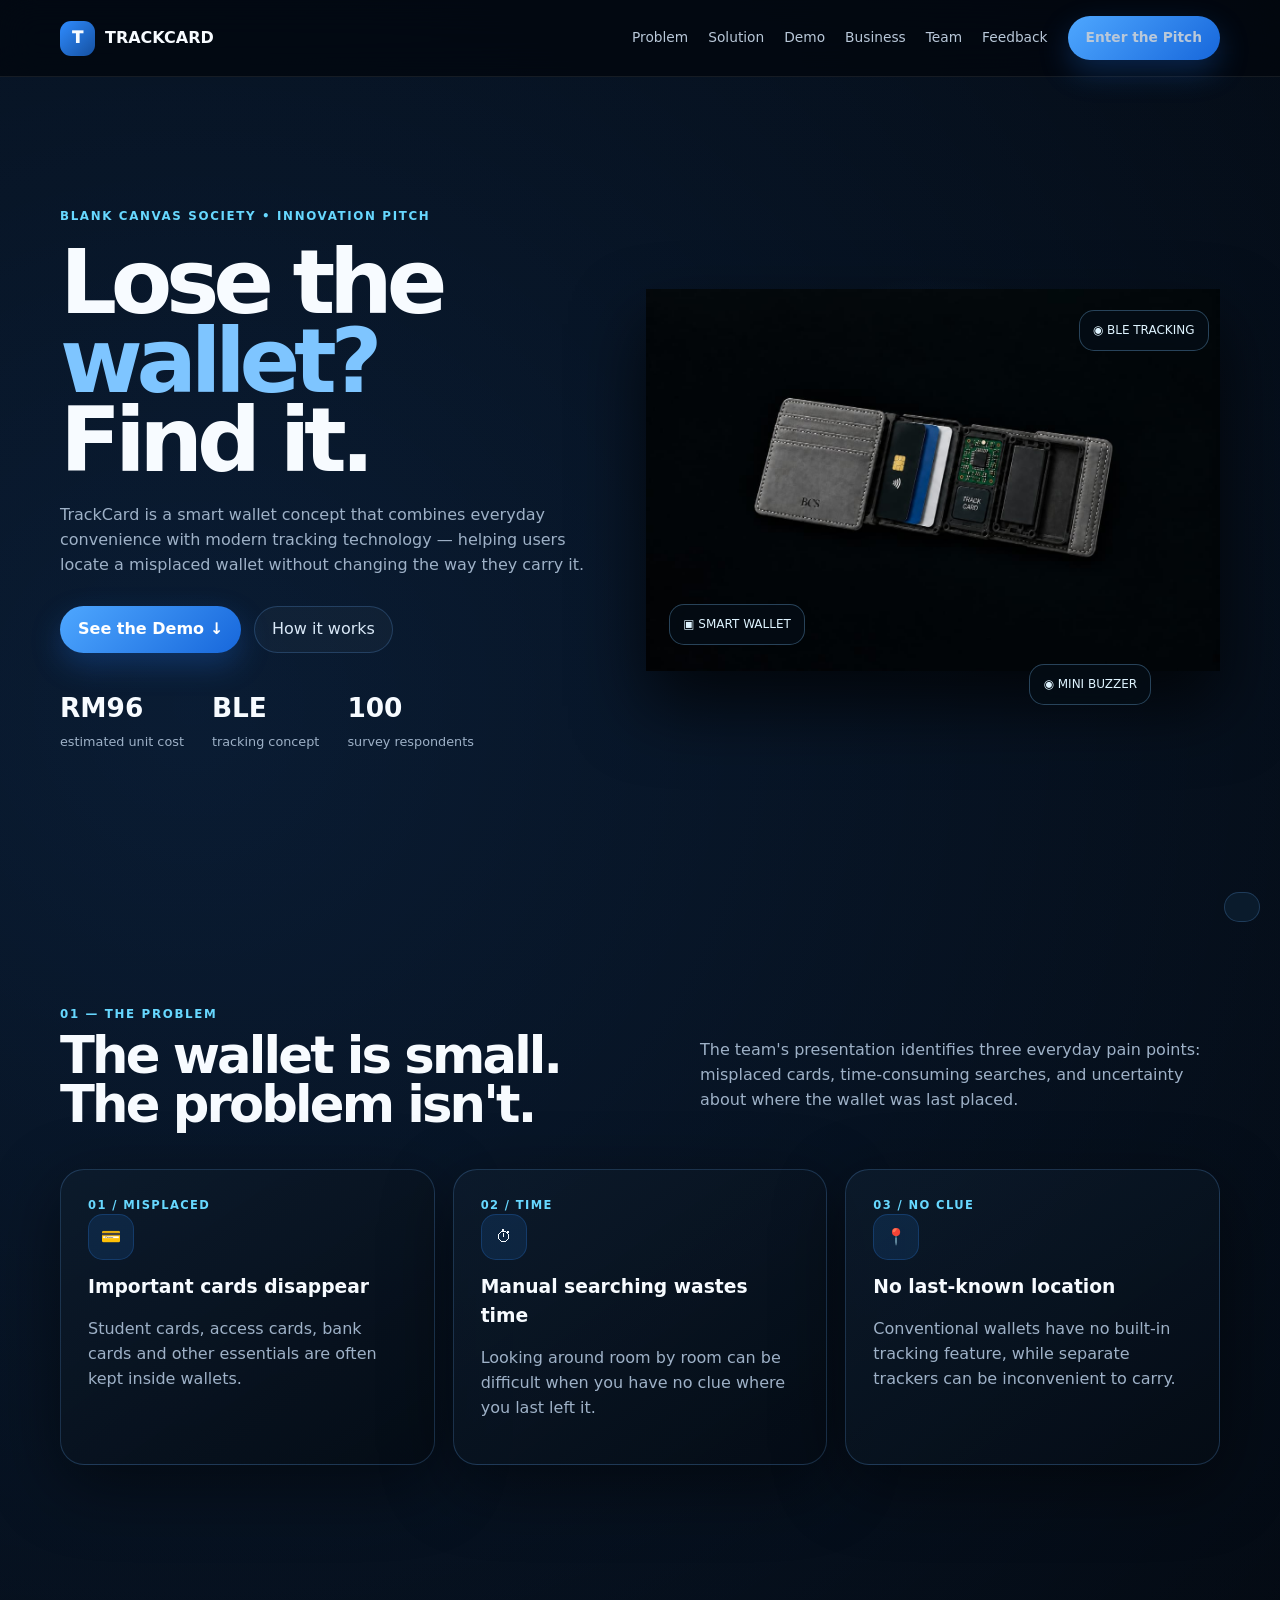
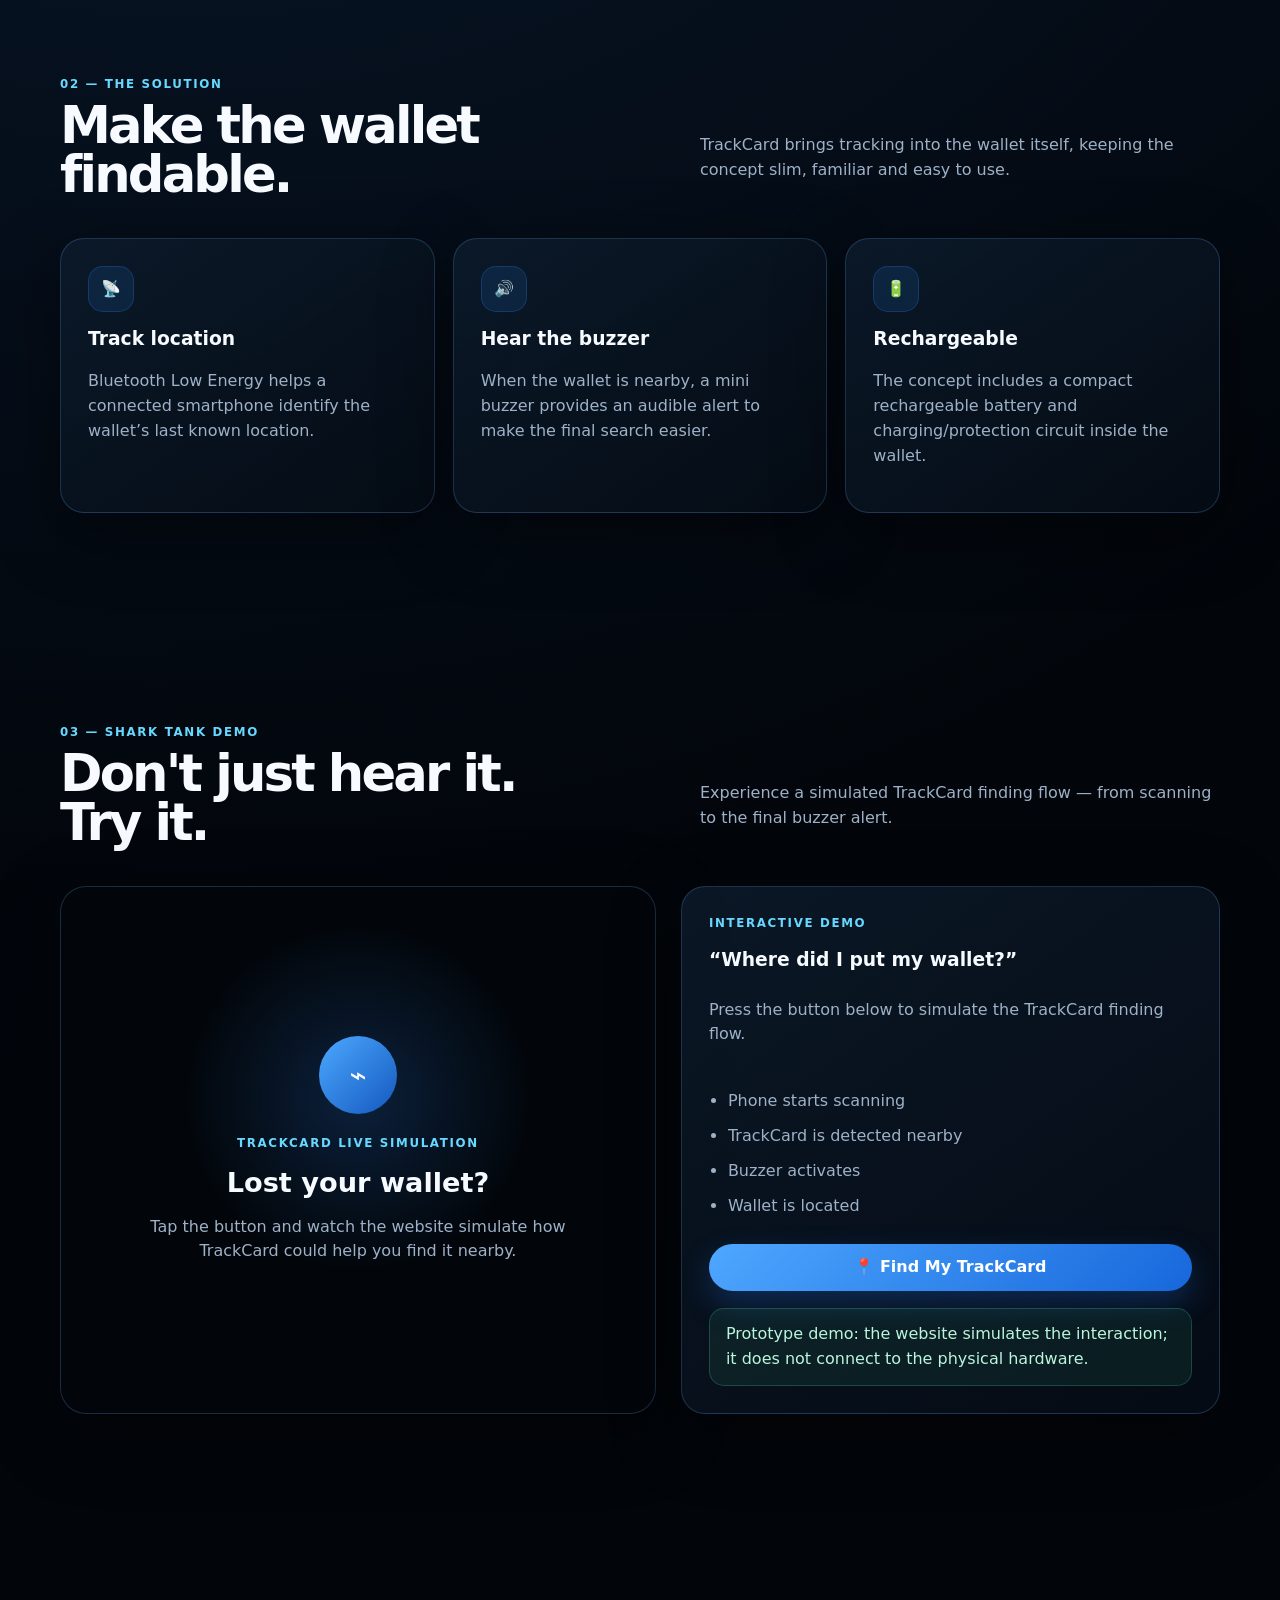
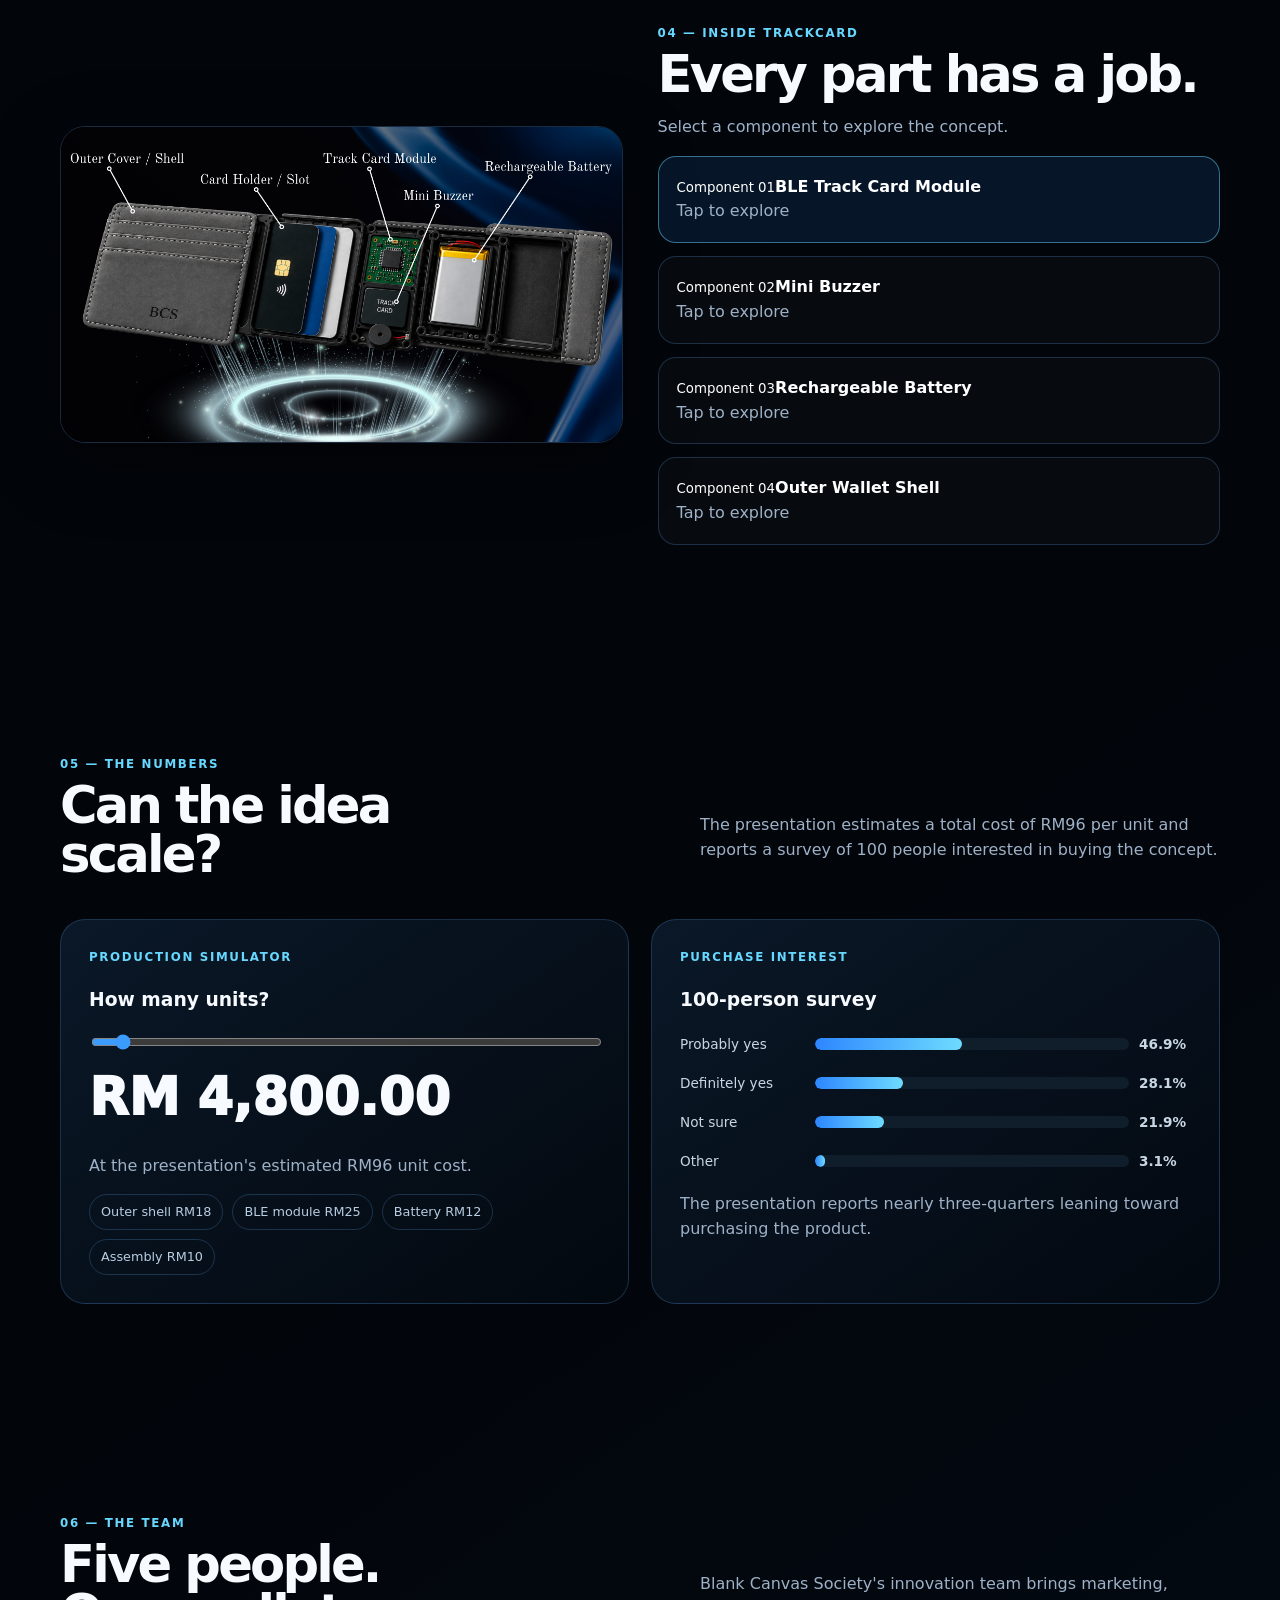
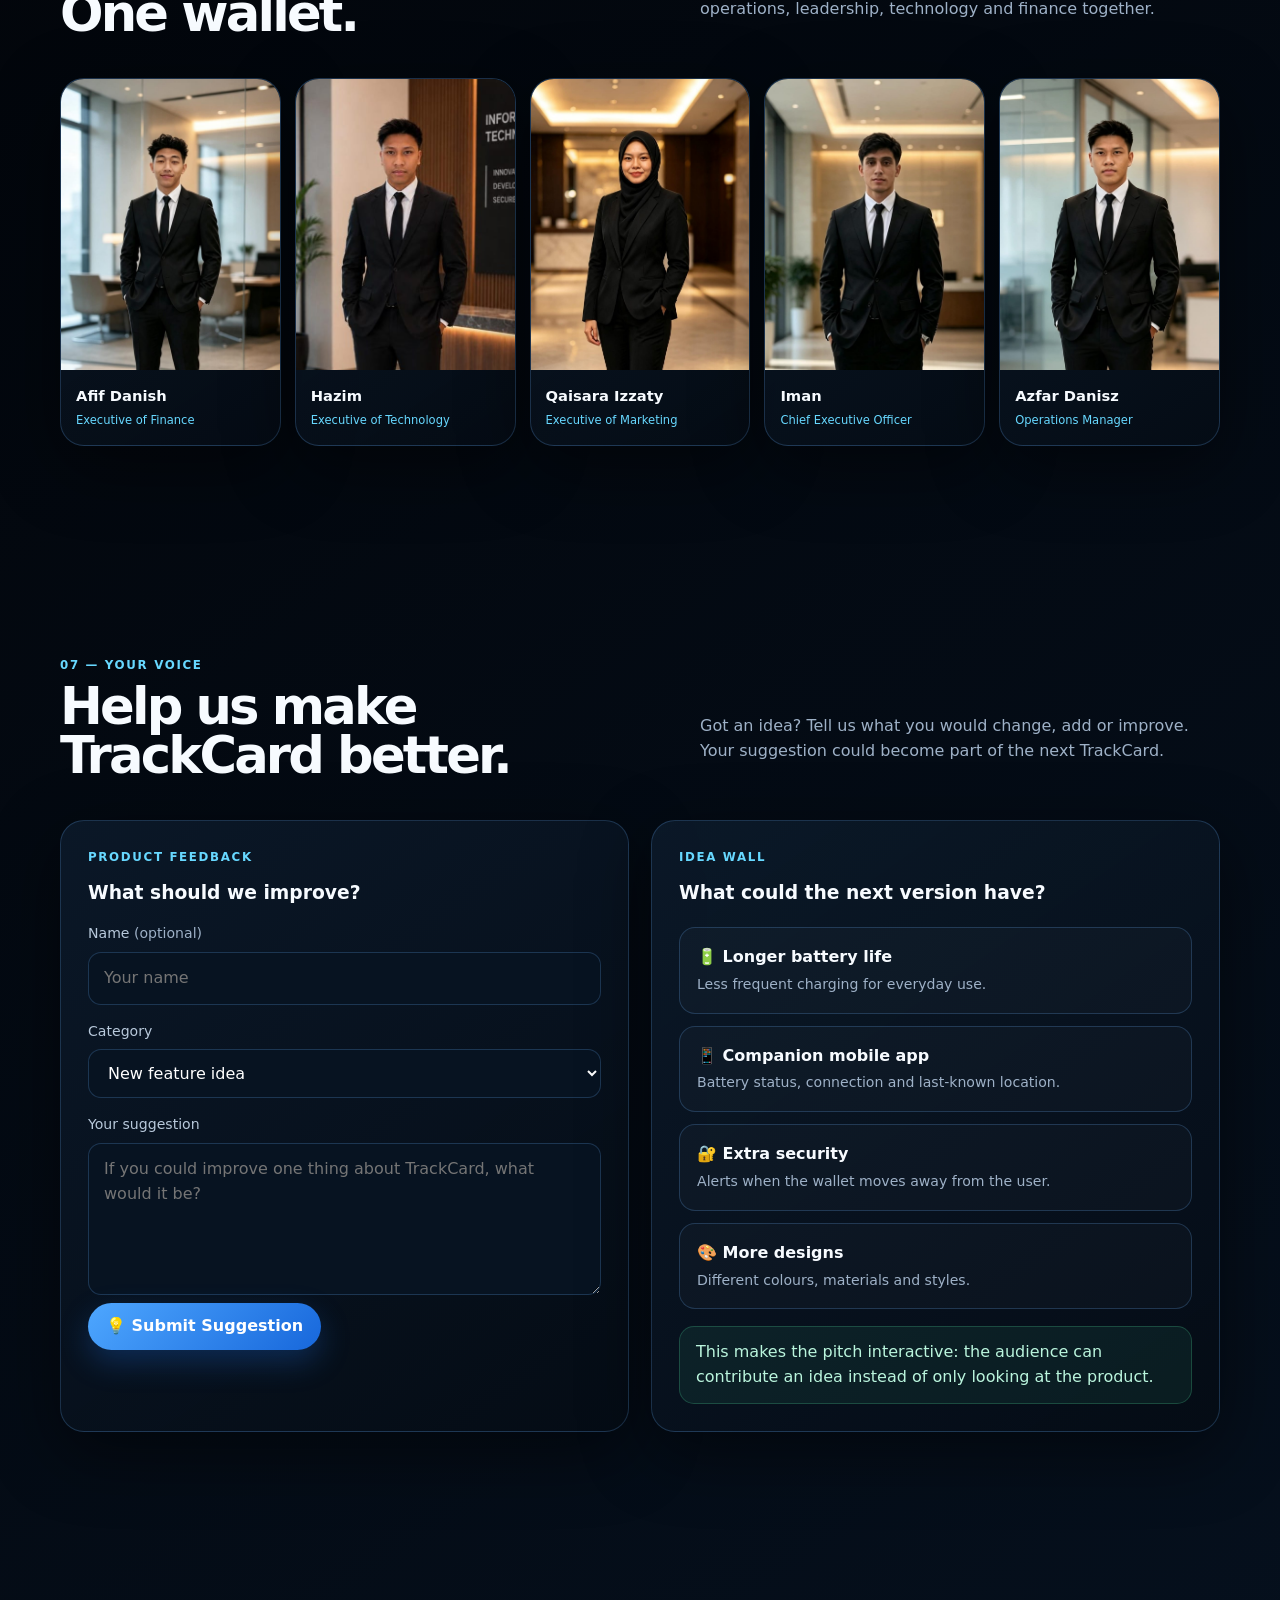
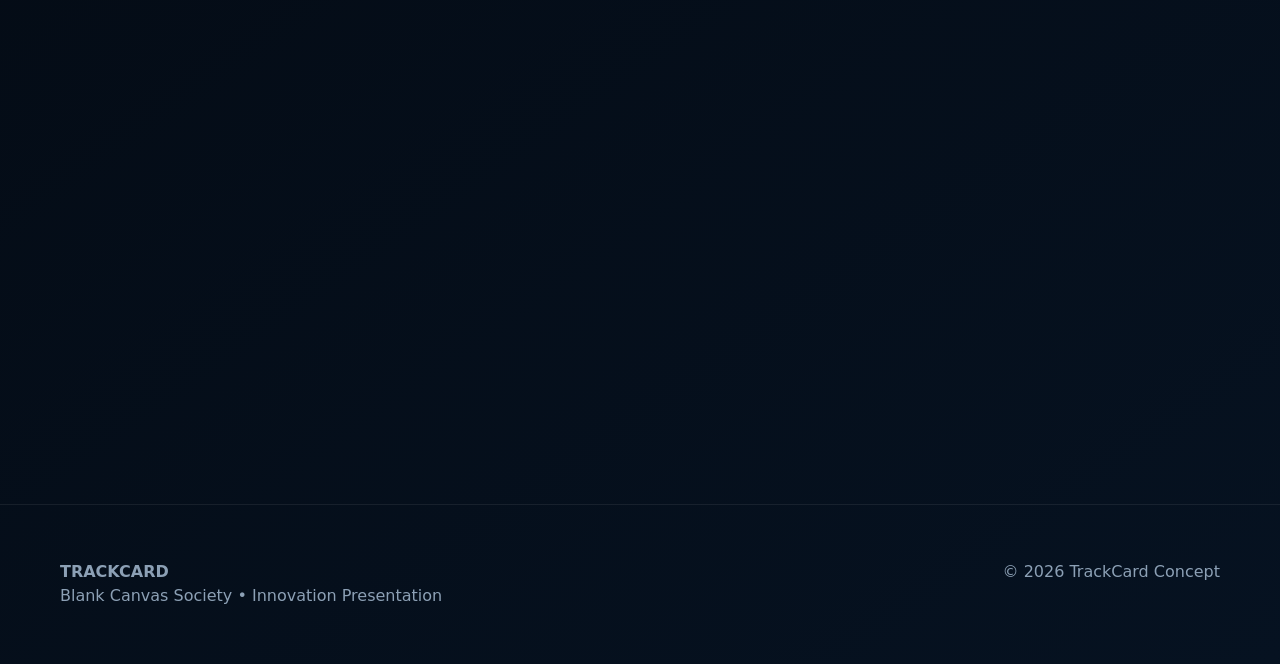
<file: index.html>
<!DOCTYPE html>
<html lang="en">
<head>
<meta charset="UTF-8"><meta name="viewport" content="width=device-width,initial-scale=1">
<title>TrackCard — Never Lose Your Wallet Again</title>
<meta name="description" content="TrackCard — a smart wallet concept combining everyday convenience with Bluetooth tracking technology.">
<link rel="stylesheet" href="styles.css">
</head>
<body>
<header class="topbar"><div class="container nav">
<a class="brand" href="index.html"><span class="brand-mark"></span>TRACKCARD</a>
<nav class="navlinks"><a href="#problem">Problem</a><a href="#solution">Solution</a><a href="#demo">Demo</a><a href="#business">Business</a><a href="#team">Team</a><a href="#feedback">Feedback</a><a class="nav-cta" href="#pitch">Enter the Pitch</a></nav>
<button class="menu" aria-label="Open menu">☰</button>
</div></header>

<main>
<section class="hero">
<div class="container hero-grid">
<div class="reveal">
<div class="eyebrow">Blank Canvas Society • Innovation Pitch</div>
<h1>Lose the <span>wallet?</span><br>Find it.</h1>
<p>TrackCard is a smart wallet concept that combines everyday convenience with modern tracking technology — helping users locate a misplaced wallet without changing the way they carry it.</p>
<div class="hero-actions"><a class="primary" href="#demo">See the Demo ↓</a><a class="secondary" href="#solution">How it works</a></div>
<div class="stats"><div class="stat"><strong>RM96</strong><span>estimated unit cost</span></div><div class="stat"><strong>BLE</strong><span>tracking concept</span></div><div class="stat"><strong>100</strong><span>survey respondents</span></div></div>
</div>
<div class="product-stage reveal">
<img class="product-image" src="assets/trackcard-open.jpeg" alt="TrackCard wallet opened showing cards and tracking module">
<div class="floating-tag tag1">◉ BLE TRACKING</div><div class="floating-tag tag2">▣ SMART WALLET</div><div class="floating-tag tag3">◉ MINI BUZZER</div>
</div>
</div>
</section>

<section id="problem" class="problem">
<div class="container">
<div class="section-head reveal"><div><div class="kicker">01 — The Problem</div><h2>The wallet is small.<br>The problem isn't.</h2></div><p>The team's presentation identifies three everyday pain points: misplaced cards, time-consuming searches, and uncertainty about where the wallet was last placed.</p></div>
<div class="grid3">
<div class="card problem-card reveal"><div class="problem-number">01 / MISPLACED</div><div class="icon">💳</div><h3>Important cards disappear</h3><p>Student cards, access cards, bank cards and other essentials are often kept inside wallets.</p></div>
<div class="card problem-card reveal"><div class="problem-number">02 / TIME</div><div class="icon">⏱</div><h3>Manual searching wastes time</h3><p>Looking around room by room can be difficult when you have no clue where you last left it.</p></div>
<div class="card problem-card reveal"><div class="problem-number">03 / NO CLUE</div><div class="icon">📍</div><h3>No last-known location</h3><p>Conventional wallets have no built-in tracking feature, while separate trackers can be inconvenient to carry.</p></div>
</div>
</div>
</section>

<section id="solution">
<div class="container">
<div class="section-head reveal"><div><div class="kicker">02 — The Solution</div><h2>Make the wallet<br>findable.</h2></div><p>TrackCard brings tracking into the wallet itself, keeping the concept slim, familiar and easy to use.</p></div>
<div class="grid3">
<div class="card reveal"><div class="icon">📡</div><h3>Track location</h3><p>Bluetooth Low Energy helps a connected smartphone identify the wallet’s last known location.</p></div>
<div class="card reveal"><div class="icon">🔊</div><h3>Hear the buzzer</h3><p>When the wallet is nearby, a mini buzzer provides an audible alert to make the final search easier.</p></div>
<div class="card reveal"><div class="icon">🔋</div><h3>Rechargeable</h3><p>The concept includes a compact rechargeable battery and charging/protection circuit inside the wallet.</p></div>
</div>
</div>
</section>

<section id="demo">
<div class="container">
<div class="section-head reveal"><div><div class="kicker">03 — Shark Tank Demo</div><h2>Don't just hear it.<br>Try it.</h2></div><p>Experience a simulated TrackCard finding flow — from scanning to the final buzzer alert.</p></div>
<div class="demo">
<div class="video-placeholder reveal" style="min-height:390px;border-radius:26px;border:1px solid var(--line);background:radial-gradient(circle at 50% 40%,rgba(47,140,255,.2),transparent 40%),#02060b;box-shadow:var(--shadow);display:grid;place-items:center;text-align:center;padding:35px">
<div>
<div class="play">⌁</div>
<div class="eyebrow" style="margin-top:20px">TRACKCARD LIVE SIMULATION</div>
<h3 style="font-size:1.7rem;margin:10px 0">Lost your wallet?</h3>
<p style="color:var(--muted);max-width:420px;margin:auto">Tap the button and watch the website simulate how TrackCard could help you find it nearby.</p>
</div>
</div>
<div class="demo-copy card reveal">
<div class="eyebrow">INTERACTIVE DEMO</div><h3>“Where did I put my wallet?”</h3>
<p>Press the button below to simulate the TrackCard finding flow.</p>
<ul><li>Phone starts scanning</li><li>TrackCard is detected nearby</li><li>Buzzer activates</li><li>Wallet is located</li></ul>
<button id="locateBtn" class="primary">📍 Find My TrackCard</button>
<div class="notice">Prototype demo: the website simulates the interaction; it does not connect to the physical hardware.</div>
</div>
</div>
</div>
</section>

<section>
<div class="container explode">
<div class="reveal"><img src="assets/exploded-view.png" alt="TrackCard exploded component diagram from the presentation"></div>
<div class="reveal">
<div class="kicker">04 — Inside TrackCard</div><h2>Every part has a job.</h2>
<p id="feature-text" style="color:var(--muted)">Select a component to explore the concept.</p>
<div class="hotspots">
<button class="hotspot active" data-feature="track"><small>Component 01</small><strong id="feature-title">BLE Track Card Module</strong><br><span style="color:var(--muted)">Tap to explore</span></button>
<button class="hotspot" data-feature="buzzer"><small>Component 02</small><strong>Mini Buzzer</strong><br><span style="color:var(--muted)">Tap to explore</span></button>
<button class="hotspot" data-feature="battery"><small>Component 03</small><strong>Rechargeable Battery</strong><br><span style="color:var(--muted)">Tap to explore</span></button>
<button class="hotspot" data-feature="shell"><small>Component 04</small><strong>Outer Wallet Shell</strong><br><span style="color:var(--muted)">Tap to explore</span></button>
</div>
</div>
</div>
</section>

<section id="business">
<div class="container">
<div class="section-head reveal"><div><div class="kicker">05 — The Numbers</div><h2>Can the idea<br>scale?</h2></div><p>The presentation estimates a total cost of RM96 per unit and reports a survey of 100 people interested in buying the concept.</p></div>
<div class="calculator">
<div class="calc-box reveal"><div class="kicker">Production simulator</div><h3>How many units?</h3><input id="people" class="range" type="range" min="1" max="1000" value="50"><div class="calc-value" id="total" data-price="96">RM 4,800.00</div><p style="color:var(--muted)">At the presentation's estimated RM96 unit cost.</p><div class="pill-row"><span class="pill">Outer shell RM18</span><span class="pill">BLE module RM25</span><span class="pill">Battery RM12</span><span class="pill">Assembly RM10</span></div></div>
<div class="calc-box reveal"><div class="kicker">Purchase interest</div><h3>100-person survey</h3><div class="chart">
<div class="bar-row"><span>Probably yes</span><div class="bar-bg"><div class="bar" style="width:46.9%"></div></div><strong>46.9%</strong></div>
<div class="bar-row"><span>Definitely yes</span><div class="bar-bg"><div class="bar" style="width:28.1%"></div></div><strong>28.1%</strong></div>
<div class="bar-row"><span>Not sure</span><div class="bar-bg"><div class="bar" style="width:21.9%"></div></div><strong>21.9%</strong></div>
<div class="bar-row"><span>Other</span><div class="bar-bg"><div class="bar" style="width:3.1%"></div></div><strong>3.1%</strong></div>
</div><p style="color:var(--muted);margin-top:20px">The presentation reports nearly three-quarters leaning toward purchasing the product.</p></div>
</div>
</div>
</section>

<section id="team">
<div class="container">
<div class="section-head reveal"><div><div class="kicker">06 — The Team</div><h2>Five people.<br>One wallet.</h2></div><p>Blank Canvas Society's innovation team brings marketing, operations, leadership, technology and finance together.</p></div>
<div class="team-grid">
<div class="card team-card reveal"><img src="assets/afif.jpg" alt="Afif Danish"><div class="team-info"><h3>Afif Danish</h3><p>Executive of Finance</p></div></div>
<div class="card team-card reveal"><img src="assets/hazim.jpg" alt="Hazim"><div class="team-info"><h3>Hazim</h3><p>Executive of Technology</p></div></div>
<div class="card team-card reveal"><img src="assets/qaisara.jpg" alt="Qaisara Izzaty"><div class="team-info"><h3>Qaisara Izzaty</h3><p>Executive of Marketing</p></div></div>
<div class="card team-card reveal"><img src="assets/iman.jpg" alt="Iman"><div class="team-info"><h3>Iman</h3><p>Chief Executive Officer</p></div></div>
<div class="card team-card reveal"><img src="assets/azfar.jpg" alt="Azfar Danisz"><div class="team-info"><h3>Azfar Danisz</h3><p>Operations Manager</p></div></div>
</div>
</div></section>


<section id="feedback">
<div class="container">
<div class="section-head reveal">
  <div><div class="kicker">07 — YOUR VOICE</div><h2>Help us make<br>TrackCard better.</h2></div>
  <p>Got an idea? Tell us what you would change, add or improve. Your suggestion could become part of the next TrackCard.</p>
</div>
<div class="feedback-grid">
  <div class="feedback-form card reveal">
    <div class="kicker">PRODUCT FEEDBACK</div>
    <h3>What should we improve?</h3>
    <form id="feedbackForm">
      <label>Name <span>(optional)</span></label>
      <input id="feedbackName" type="text" placeholder="Your name">
      <label>Category</label>
      <select id="feedbackType">
        <option>New feature idea</option>
        <option>Design improvement</option>
        <option>Tracking improvement</option>
        <option>Battery improvement</option>
        <option>Price / affordability</option>
        <option>Other</option>
      </select>
      <label>Your suggestion</label>
      <textarea id="feedbackMessage" rows="5" required placeholder="If you could improve one thing about TrackCard, what would it be?"></textarea>
      <button class="primary" type="submit">💡 Submit Suggestion</button>
      <div id="feedbackSuccess" class="notice" style="display:none">Thank you! Your suggestion has been recorded for this demo.</div>
    </form>
  </div>
  <div class="feedback-side card reveal">
    <div class="kicker">IDEA WALL</div>
    <h3>What could the next version have?</h3>
    <div class="idea-list">
      <div><strong>🔋 Longer battery life</strong><span>Less frequent charging for everyday use.</span></div>
      <div><strong>📱 Companion mobile app</strong><span>Battery status, connection and last-known location.</span></div>
      <div><strong>🔐 Extra security</strong><span>Alerts when the wallet moves away from the user.</span></div>
      <div><strong>🎨 More designs</strong><span>Different colours, materials and styles.</span></div>
    </div>
    <div class="notice">This makes the pitch interactive: the audience can contribute an idea instead of only looking at the product.</div>
  </div>
</div>
</div>
</section>

<section id="pitch">
<div class="container">
<div class="pitch reveal"><div class="pitch-grid">
<div><div class="kicker">08 — The Ask</div><h2>Would you invest<br>in never losing it?</h2><p style="color:var(--muted);font-size:1.08rem">TrackCard is designed around a simple promise: keep the wallet you already carry — but make it easier to find.</p><button id="demoBtn" class="primary">Open Investor Brief</button></div>
<div><div class="pitch-number">RM96</div><p style="color:var(--muted)">estimated cost per unit</p><div class="pill-row"><span class="pill">Smart wallet</span><span class="pill">BLE tracking</span><span class="pill">Mini buzzer</span><span class="pill">Rechargeable</span></div></div>
</div></div>
</div>
</section>
</main>

<footer><div class="container footer-grid"><div><strong>TRACKCARD</strong><br><span>Blank Canvas Society • Innovation Presentation</span></div><div>© <span id="year"></span> TrackCard Concept</div></div></footer>

<div class="modal" id="demoModal"><div class="modal-card"><button class="close" id="closeModal">×</button><div class="kicker">INVESTOR BRIEF</div><h2>TrackCard in one minute.</h2><p style="color:var(--muted)">Problem → smart wallet solution → BLE tracking → nearby buzzer → practical design → estimated RM96 unit cost.</p><div class="notice">Built for the Shark Tank presentation experience. Video source: “Bluetooth Trackers Explained: How to Find Lost Keys, Wallets, and More”. You can replace it later with your own TrackCard prototype video.</div></div></div>
<div class="toast"></div>
<script src="script.js"></script>
</body></html>
</file>
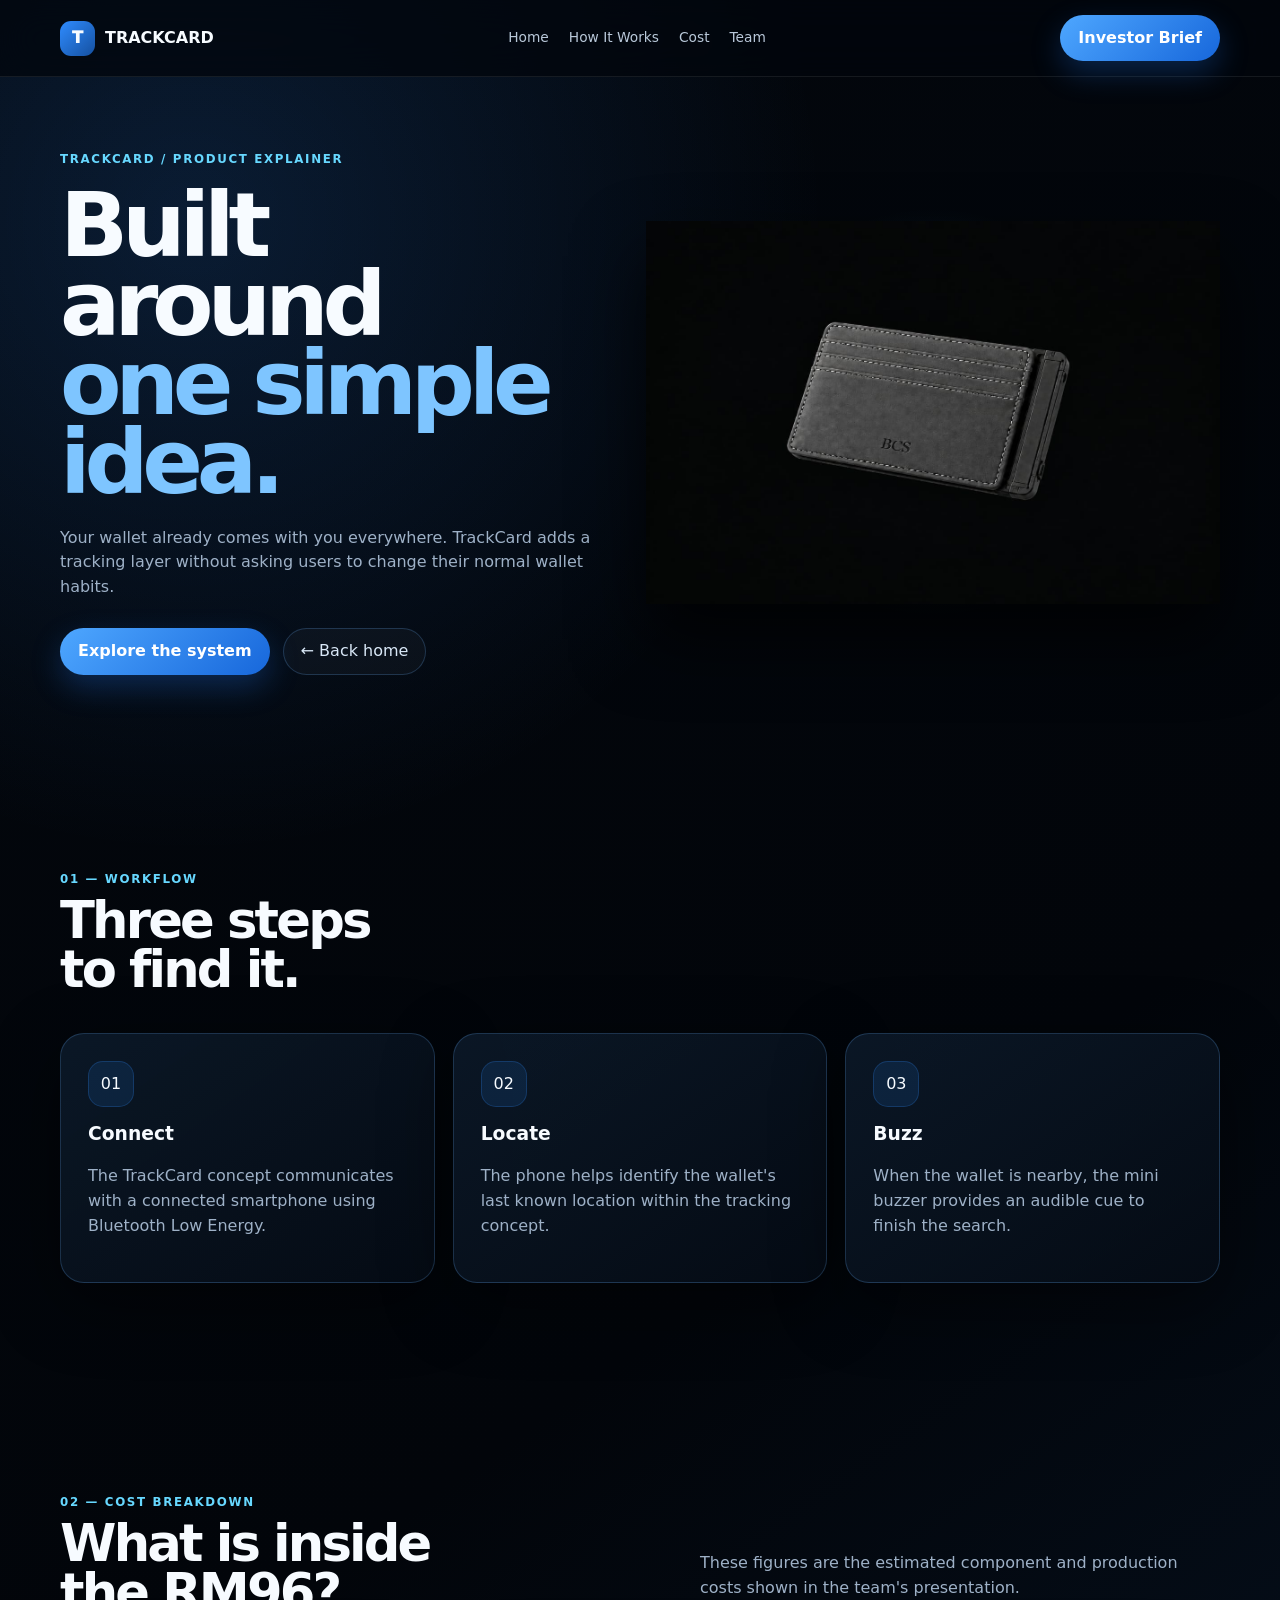
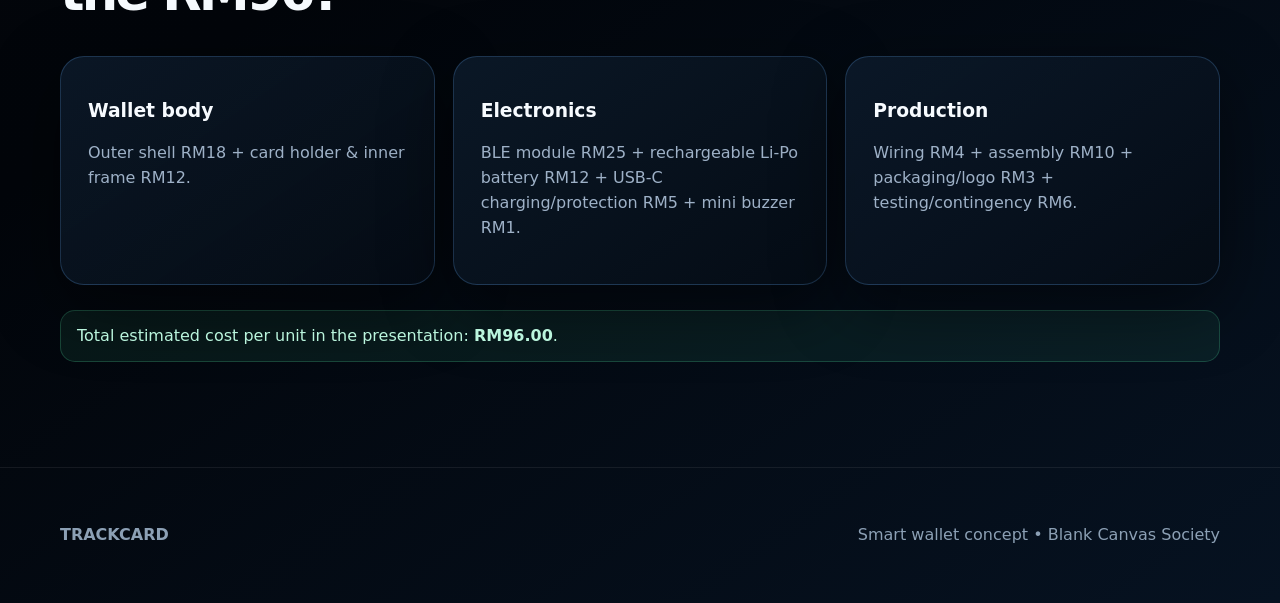
<file: learn.html>
<!DOCTYPE html>
<html lang="en"><head><meta charset="UTF-8"><meta name="viewport" content="width=device-width,initial-scale=1">
<title>TrackCard — How It Works</title><link rel="stylesheet" href="styles.css"></head>
<body>
<header class="topbar"><div class="container nav"><a class="brand" href="index.html"><span class="brand-mark"></span>TRACKCARD</a><nav class="navlinks"><a href="index.html">Home</a><a href="#how">How It Works</a><a href="#cost">Cost</a><a href="index.html#team">Team</a></nav><a class="nav-cta" href="index.html#pitch">Investor Brief</a></div></header>
<main>
<section class="hero" style="min-height:70vh"><div class="container hero-grid"><div class="reveal"><div class="eyebrow">TrackCard / Product Explainer</div><h1>Built around<br><span>one simple idea.</span></h1><p>Your wallet already comes with you everywhere. TrackCard adds a tracking layer without asking users to change their normal wallet habits.</p><div class="hero-actions"><a class="primary" href="#how">Explore the system</a><a class="secondary" href="index.html">← Back home</a></div></div><div class="product-stage reveal"><img class="product-image" src="assets/trackcard-closed.jpeg" alt="Closed TrackCard wallet"></div></div></section>
<section id="how"><div class="container"><div class="section-head reveal"><div><div class="kicker">01 — Workflow</div><h2>Three steps<br>to find it.</h2></div></div><div class="grid3"><div class="card reveal"><div class="icon">01</div><h3>Connect</h3><p>The TrackCard concept communicates with a connected smartphone using Bluetooth Low Energy.</p></div><div class="card reveal"><div class="icon">02</div><h3>Locate</h3><p>The phone helps identify the wallet's last known location within the tracking concept.</p></div><div class="card reveal"><div class="icon">03</div><h3>Buzz</h3><p>When the wallet is nearby, the mini buzzer provides an audible cue to finish the search.</p></div></div></div></section>
<section id="cost"><div class="container"><div class="section-head reveal"><div><div class="kicker">02 — Cost Breakdown</div><h2>What is inside<br>the RM96?</h2></div><p>These figures are the estimated component and production costs shown in the team's presentation.</p></div><div class="grid3">
<div class="card reveal"><h3>Wallet body</h3><p>Outer shell RM18 + card holder & inner frame RM12.</p></div>
<div class="card reveal"><h3>Electronics</h3><p>BLE module RM25 + rechargeable Li-Po battery RM12 + USB-C charging/protection RM5 + mini buzzer RM1.</p></div>
<div class="card reveal"><h3>Production</h3><p>Wiring RM4 + assembly RM10 + packaging/logo RM3 + testing/contingency RM6.</p></div>
</div><div class="notice" style="margin-top:25px">Total estimated cost per unit in the presentation: <strong>RM96.00</strong>.</div></div></section>
</main>
<footer><div class="container footer-grid"><strong>TRACKCARD</strong><span>Smart wallet concept • Blank Canvas Society</span></div></footer>
<script src="script.js"></script></body></html>
</file>
<file: styles.css>
:root{--bg:#03070d;--panel:#0a1624;--line:rgba(105,178,255,.22);--blue:#2f8cff;--cyan:#67d8ff;--white:#f7fbff;--muted:#9eb1c7;--green:#54e6a5;--shadow:0 20px 70px rgba(0,0,0,.48);--radius:24px}
*{box-sizing:border-box}html{scroll-behavior:smooth}body{margin:0;background:radial-gradient(circle at 15% 10%,rgba(47,140,255,.16),transparent 28%),linear-gradient(145deg,#03070d,#02050a 58%,#061221);color:var(--white);font-family:Inter,system-ui,sans-serif;line-height:1.55}a{color:inherit;text-decoration:none}img{max-width:100%;display:block}button,input,select,textarea{font:inherit}
.container{width:min(1160px,92%);margin:auto}.topbar{position:fixed;top:0;left:0;right:0;z-index:100;backdrop-filter:blur(18px);background:rgba(2,6,12,.75);border-bottom:1px solid rgba(255,255,255,.08)}.nav{height:76px;display:flex;align-items:center;justify-content:space-between;gap:20px}.brand{display:flex;align-items:center;gap:10px;font-weight:900}.brand-mark{width:35px;height:35px;border-radius:11px;background:linear-gradient(135deg,var(--blue),#1550a0);display:grid;place-items:center}.brand-mark:after{content:"T";font-weight:950}.navlinks{display:flex;gap:20px;align-items:center}.navlinks a{color:#b9c8d9;font-size:.86rem}.nav-cta,.primary{border:0;border-radius:999px;padding:11px 18px;background:linear-gradient(135deg,#4ea7ff,#1767db);color:white;font-weight:800;cursor:pointer;box-shadow:0 12px 30px rgba(31,116,232,.28)}.menu{display:none;background:none;border:0;color:white;font-size:1.5rem}
.hero{min-height:100vh;padding:150px 0 90px;display:flex;align-items:center}.hero-grid{display:grid;grid-template-columns:1fr 1.08fr;gap:55px;align-items:center}.eyebrow,.kicker{color:var(--cyan);font-weight:900;letter-spacing:.14em;text-transform:uppercase;font-size:.74rem}h1{font-size:clamp(3.3rem,7vw,6.8rem);line-height:.88;margin:18px 0 24px;letter-spacing:-.07em}h1 span{color:#7ec5ff}.hero p,.section-head p,.card p{color:var(--muted)}.hero-actions{display:flex;gap:13px;flex-wrap:wrap;margin-top:28px}.secondary{border:1px solid var(--line);border-radius:999px;padding:10px 17px;color:#d9e8f7;background:rgba(255,255,255,.03)}.stats{display:flex;gap:28px;margin-top:35px;flex-wrap:wrap}.stat strong{font-size:1.65rem;display:block}.stat span{font-size:.8rem;color:var(--muted)}.product-stage{position:relative;min-height:500px;display:grid;place-items:center}.product-stage:before{content:"";position:absolute;width:450px;height:450px;border-radius:50%;background:radial-gradient(circle,rgba(44,145,255,.28),transparent 64%)}.product-image{position:relative;width:min(650px,100%);filter:drop-shadow(0 35px 35px rgba(0,0,0,.7));transition:.7s}.product-image:hover{transform:scale(1.025)}.floating-tag{position:absolute;padding:10px 13px;border:1px solid rgba(126,197,255,.3);background:rgba(4,13,23,.78);backdrop-filter:blur(14px);border-radius:15px;color:#dff4ff;font-size:.75rem}.tag1{top:16%;right:2%}.tag2{bottom:17%;left:4%}.tag3{bottom:5%;right:12%}
section{padding:105px 0}.section-head{display:flex;justify-content:space-between;align-items:end;gap:30px;margin-bottom:40px}.section-head p{max-width:520px}h2{font-size:clamp(2.1rem,4vw,4rem);line-height:.95;letter-spacing:-.055em;margin:8px 0 0}.grid3{display:grid;grid-template-columns:repeat(3,1fr);gap:18px}.card{background:linear-gradient(145deg,rgba(13,28,45,.8),rgba(5,12,21,.9));border:1px solid var(--line);border-radius:var(--radius);padding:27px;box-shadow:var(--shadow)}.card h3{margin:12px 0 8px}.icon{width:46px;height:46px;border-radius:15px;display:grid;place-items:center;background:rgba(47,140,255,.12);border:1px solid rgba(47,140,255,.22)}.problem-card{min-height:205px}.problem-number{font-size:.72rem;color:var(--cyan);font-weight:900;letter-spacing:.12em}
.demo{display:grid;grid-template-columns:1.05fr .95fr;gap:25px}.video-placeholder{min-height:390px;border-radius:26px;border:1px solid var(--line);background:radial-gradient(circle at 50% 40%,rgba(47,140,255,.2),transparent 40%),#02060b;display:grid;place-items:center;text-align:center;padding:35px;box-shadow:var(--shadow)}.play{width:78px;height:78px;border-radius:50%;display:grid;place-items:center;background:linear-gradient(135deg,#4ca9ff,#1458bf);font-size:1.8rem;margin:auto}.demo-copy{display:flex;flex-direction:column;justify-content:center}.demo-copy ul{padding-left:19px;color:var(--muted)}.demo-copy li{margin:10px 0}.notice{padding:13px 16px;border-radius:15px;background:rgba(84,230,165,.08);border:1px solid rgba(84,230,165,.22);color:#baf5dd;margin-top:17px}
.explode{display:grid;grid-template-columns:1fr 1fr;gap:35px;align-items:center}.explode img{border-radius:25px;border:1px solid var(--line);box-shadow:var(--shadow)}.hotspots{display:grid;gap:13px}.hotspot{text-align:left;border:1px solid var(--line);background:rgba(255,255,255,.025);color:white;border-radius:18px;padding:18px;cursor:pointer}.hotspot.active{background:rgba(47,140,255,.12);border-color:rgba(103,216,255,.48)}
.calculator{display:grid;grid-template-columns:1fr 1fr;gap:22px}.calc-box{background:linear-gradient(145deg,rgba(11,26,43,.92),rgba(3,9,16,.92));border:1px solid var(--line);border-radius:25px;padding:28px}.range{width:100%;accent-color:#3b9bff}.calc-value{font-size:3.2rem;font-weight:950}.pill-row{display:flex;gap:9px;flex-wrap:wrap}.pill{padding:7px 11px;border:1px solid var(--line);border-radius:999px;color:#b8cce1;font-size:.8rem}.chart{display:grid;gap:18px;margin-top:20px}.bar-row{display:grid;grid-template-columns:125px 1fr 52px;align-items:center;gap:10px;color:#c9d7e5;font-size:.85rem}.bar-bg{height:12px;background:#101d2a;border-radius:999px;overflow:hidden}.bar{height:100%;border-radius:999px;background:linear-gradient(90deg,#2d86ff,#6edbff)}
.team-grid{display:grid;grid-template-columns:repeat(5,1fr);gap:14px}.team-card{overflow:hidden;padding:0}.team-card img{width:100%;aspect-ratio:3/4;object-fit:cover;object-position:center top;background:#0b1624}.team-info{padding:15px}.team-info h3{font-size:.92rem;margin:0 0 4px}.team-info p{font-size:.72rem;color:var(--cyan);margin:0}
.feedback-grid{display:grid;grid-template-columns:1fr 1fr;gap:22px}.feedback-form label{display:block;color:#b8c9db;margin:16px 0 7px;font-size:.88rem}.feedback-form label span{color:var(--muted)}.feedback-form input,.feedback-form select,.feedback-form textarea{width:100%;padding:13px 15px;border-radius:13px;border:1px solid var(--line);background:#071321;color:white;outline:none}.feedback-form textarea{resize:vertical}.idea-list{display:grid;gap:12px;margin-top:20px}.idea-list div{padding:17px;border:1px solid var(--line);border-radius:16px;background:rgba(255,255,255,.025)}.idea-list strong{display:block}.idea-list span{display:block;color:var(--muted);font-size:.88rem;margin-top:4px}
.pitch{border:1px solid rgba(103,216,255,.25);border-radius:32px;padding:48px;background:radial-gradient(circle at 90% 0%,rgba(47,140,255,.2),transparent 35%),linear-gradient(145deg,#081a2c,#040a11)}.pitch-grid{display:grid;grid-template-columns:1fr .8fr;gap:40px;align-items:center}.pitch-number{font-size:4.7rem;font-weight:950}.reveal{opacity:0;transform:translateY(22px);transition:.7s}.reveal.visible{opacity:1;transform:none}footer{padding:55px 0;border-top:1px solid rgba(255,255,255,.07);color:#8ca0b5}.footer-grid{display:flex;justify-content:space-between;gap:25px;flex-wrap:wrap}
.modal{position:fixed;inset:0;background:rgba(0,0,0,.72);backdrop-filter:blur(10px);display:none;place-items:center;z-index:200;padding:20px}.modal.open{display:grid}.modal-card{width:min(600px,100%);background:#071321;border:1px solid var(--line);border-radius:28px;padding:30px}.close{position:absolute;right:16px;top:13px;border:0;background:none;color:white;font-size:1.6rem}.toast{position:fixed;right:20px;bottom:20px;z-index:300;background:#0a1b2c;border:1px solid var(--line);padding:14px 17px;border-radius:15px;transform:translateY(140%);transition:.35s}.toast.show{transform:translateY(0)}
@media(max-width:900px){.hero-grid,.demo,.explode,.calculator,.feedback-grid,.pitch-grid{grid-template-columns:1fr}.team-grid{grid-template-columns:repeat(3,1fr)}.grid3{grid-template-columns:1fr}.navlinks{display:none}.menu{display:block}.navlinks.open{position:absolute;display:flex;left:0;right:0;top:76px;background:#06101c;padding:20px;flex-direction:column}}
@media(max-width:580px){h1{font-size:3.5rem}.team-grid{grid-template-columns:repeat(2,1fr)}section{padding:75px 0}}
</file>
